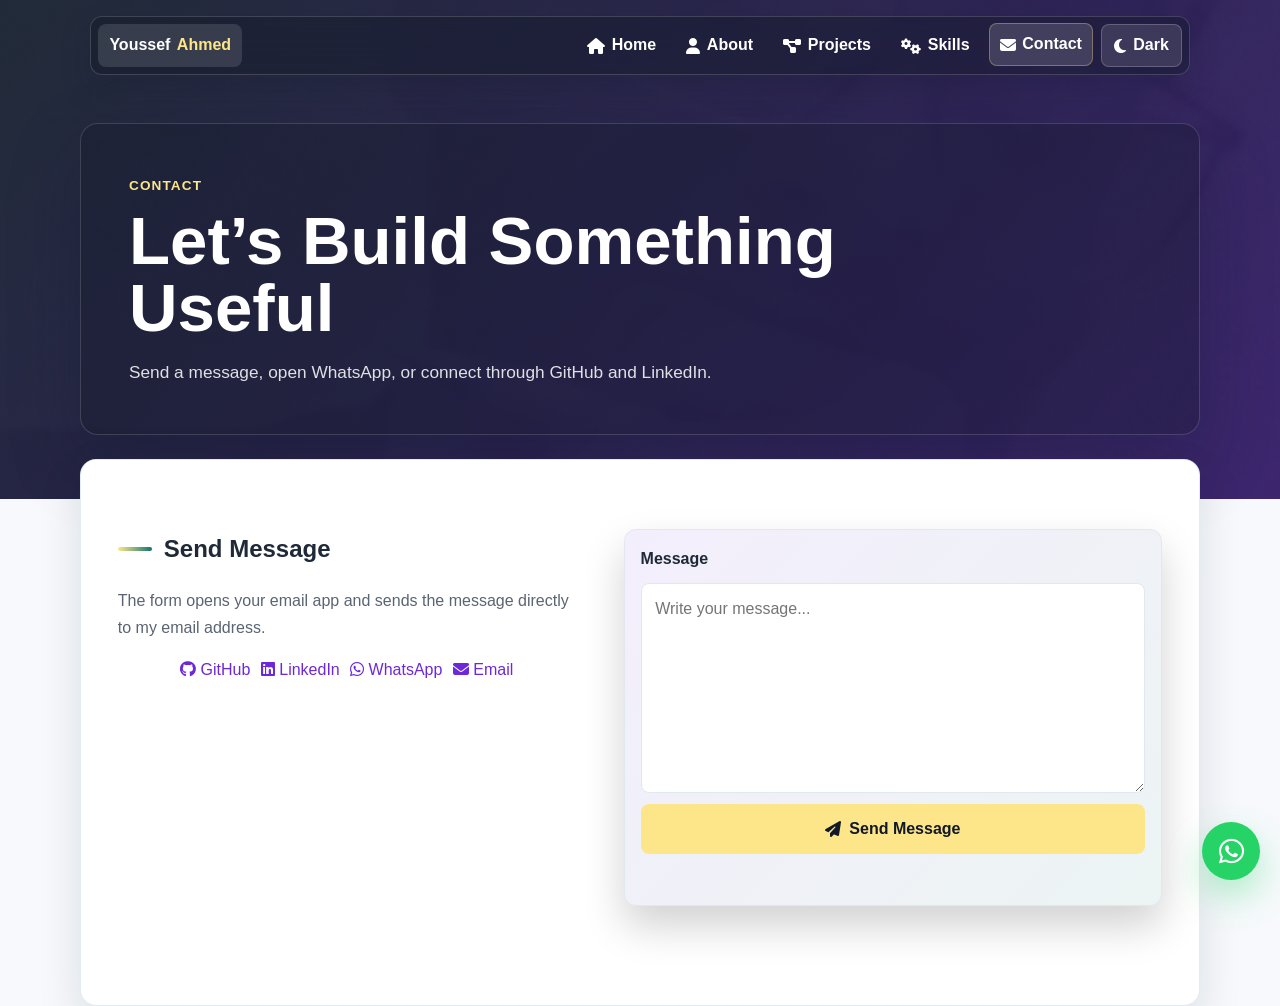
<file: contact.html>
<!DOCTYPE html>
<html lang="en">
<head>
    <meta charset="UTF-8">
    <meta name="viewport" content="width=device-width, initial-scale=1.0">
    <title>Contact - Youssef Ahmed</title>
    <link rel="icon" type="image/png" href="images/mylaravel.ico">
    <script>
        const savedTheme = localStorage.getItem("theme");
        const systemDark = window.matchMedia("(prefers-color-scheme: dark)").matches;
        document.documentElement.dataset.theme = savedTheme || (systemDark ? "dark" : "light");
    </script>
    <link rel="stylesheet" href="style.css">
    <link rel="stylesheet" href="https://cdnjs.cloudflare.com/ajax/libs/font-awesome/6.5.0/css/all.min.css"/>
</head>
<body>
<a class="skip-link" href="#main-content">Skip to content</a>
<header class="page-header">
    <nav>
        <a href="index.html" class="nav-brand" aria-label="Youssef Ahmed home">Youssef<span>Ahmed</span></a>
        <a href="index.html"><i class="fas fa-house"></i> Home</a>
        <a href="index.html#about"><i class="fas fa-user"></i> About</a>
        <a href="projects.html"><i class="fas fa-project-diagram"></i> Projects</a>
        <a href="skills.html"><i class="fas fa-cogs"></i> Skills</a>
        <a href="contact.html" aria-current="page"><i class="fas fa-envelope"></i> Contact</a>
        <button class="theme-toggle" type="button" aria-label="Switch to dark mode" aria-pressed="false">
            <i class="fas fa-moon"></i>
            <span>Dark</span>
        </button>
    </nav>
    <section class="page-hero">
        <p class="eyebrow">Contact</p>
        <h1>Let’s Build Something Useful</h1>
        <p>Send a message, open WhatsApp, or connect through GitHub and LinkedIn.</p>
    </section>
</header>
<main id="main-content" class="page-main" role="main">
    <section class="contact-page-panel">
        <div class="contact-layout">
            <div class="contact-copy">
                <h2>Send Message</h2>
                <p>The form opens your email app and sends the message directly to my email address.</p>
                <div class="footer-links">
                    <a href="https://github.com/youssef-ahmed-cs" target="_blank"><i class="fab fa-github"></i> GitHub</a>
                    <a href="https://linkedin.com/in/youssef-ahmed-cs" target="_blank"><i class="fab fa-linkedin"></i> LinkedIn</a>
                    <a href="https://wa.me/201277672245" target="_blank"><i class="fab fa-whatsapp"></i> WhatsApp</a>
                    <a href="mailto:youssef.ahmed.fci@gmail.com" target="_blank"><i class="fas fa-envelope"></i> Email</a>
                </div>
            </div>
            <form class="contact-form" data-email="youssef.ahmed.fci@gmail.com">
                <label for="message-body">Message</label>
                <textarea id="message-body" name="message" rows="7" placeholder="Write your message..." required></textarea>
                <button type="submit" class="btn-send"><i class="fas fa-paper-plane"></i> Send Message</button>
                <p class="form-status" role="status" aria-live="polite"></p>
            </form>
        </div>
    </section>
</main>
<a class="whatsapp-float" href="https://wa.me/201277672245" target="_blank" aria-label="Chat on WhatsApp">
    <i class="fab fa-whatsapp"></i>
</a>
<script src="script.js"></script>
</body>
</html>
</file>
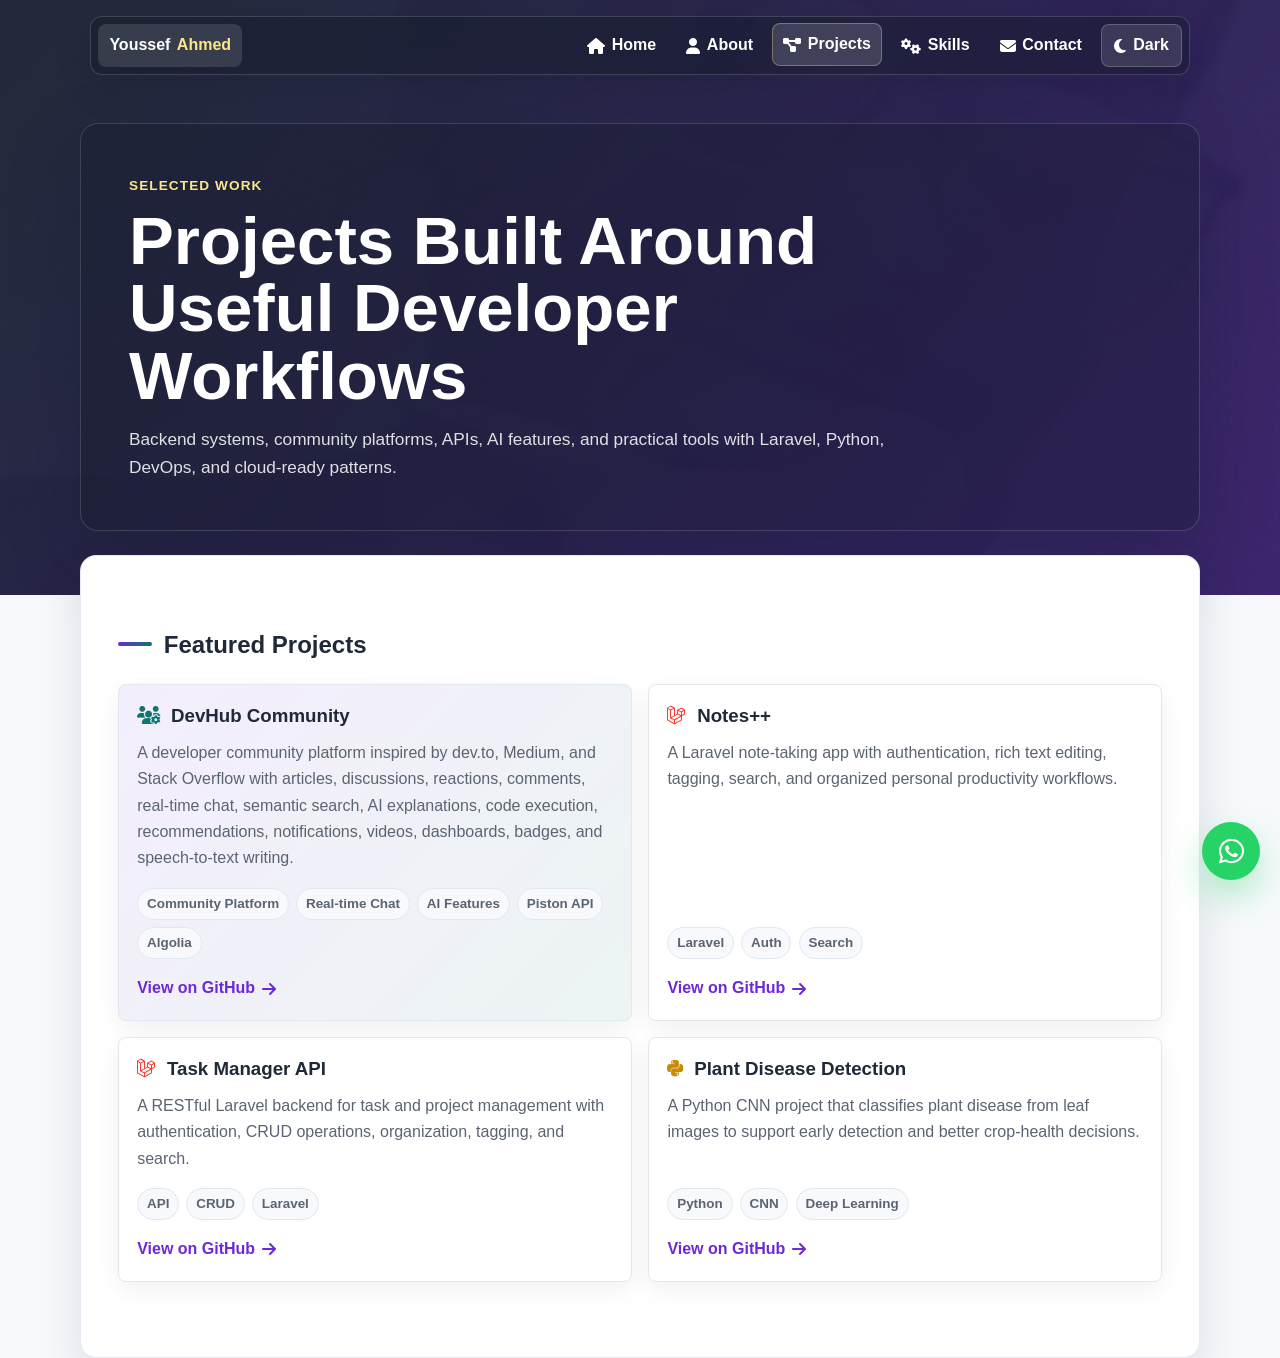
<file: projects.html>
<!DOCTYPE html>
<html lang="en">
<head>
    <meta charset="UTF-8">
    <meta name="viewport" content="width=device-width, initial-scale=1.0">
    <title>Projects - Youssef Ahmed</title>
    <!-- <link rel="icon" type="image/png" href="images/mylaravel.ico"> -->
    <script>
        const savedTheme = localStorage.getItem("theme");
        const systemDark = window.matchMedia("(prefers-color-scheme: dark)").matches;
        document.documentElement.dataset.theme = savedTheme || (systemDark ? "dark" : "light");
    </script>
    <link rel="stylesheet" href="style.css">
    <link rel="stylesheet" href="https://cdnjs.cloudflare.com/ajax/libs/font-awesome/6.5.0/css/all.min.css"/>
</head>
<body>
<a class="skip-link" href="#main-content">Skip to content</a>
<header class="page-header">
    <nav>
        <a href="index.html" class="nav-brand" aria-label="Youssef Ahmed home">Youssef<span>Ahmed</span></a>
        <a href="index.html"><i class="fas fa-house"></i> Home</a>
        <a href="index.html#about"><i class="fas fa-user"></i> About</a>
        <a href="projects.html" aria-current="page"><i class="fas fa-project-diagram"></i> Projects</a>
        <a href="skills.html"><i class="fas fa-cogs"></i> Skills</a>
        <a href="contact.html"><i class="fas fa-envelope"></i> Contact</a>
        <button class="theme-toggle" type="button" aria-label="Switch to dark mode" aria-pressed="false">
            <i class="fas fa-moon"></i>
            <span>Dark</span>
        </button>
    </nav>
    <section class="page-hero">
        <p class="eyebrow">Selected Work</p>
        <h1>Projects Built Around Useful Developer Workflows</h1>
        <p>Backend systems, community platforms, APIs, AI features, and practical tools with Laravel, Python, DevOps, and cloud-ready patterns.</p>
    </section>
</header>
<main id="main-content" class="page-main" role="main">
    <section>
        <h2>Featured Projects</h2>
        <div class="project-grid">
            <article class="project-card featured-project">
                <h3><i class="fas fa-users-gear"></i> DevHub Community</h3>
                <p>A developer community platform inspired by dev.to, Medium, and Stack Overflow with articles, discussions, reactions, comments, real-time chat, semantic search, AI explanations, code execution, recommendations, notifications, videos, dashboards, badges, and speech-to-text writing.</p>
                <div class="chip-row">
                    <span>Community Platform</span>
                    <span>Real-time Chat</span>
                    <span>AI Features</span>
                    <span>Piston API</span>
                    <span>Algolia</span>
                </div>
                <a href="https://github.com/devhub-platform/backend-development" target="_blank" class="card-link">View on GitHub <i class="fas fa-arrow-right"></i></a>
            </article>
            <article class="project-card">
                <h3><i class="fab fa-laravel"></i> Notes++</h3>
                <p>A Laravel note-taking app with authentication, rich text editing, tagging, search, and organized personal productivity workflows.</p>
                <div class="chip-row">
                    <span>Laravel</span>
                    <span>Auth</span>
                    <span>Search</span>
                </div>
                <a href="https://github.com/youssef-ahmed-cs/Notes-App-Laravel" target="_blank" class="card-link">View on GitHub <i class="fas fa-arrow-right"></i></a>
            </article>
            <article class="project-card">
                <h3><i class="fab fa-laravel"></i> Task Manager API</h3>
                <p>A RESTful Laravel backend for task and project management with authentication, CRUD operations, organization, tagging, and search.</p>
                <div class="chip-row">
                    <span>API</span>
                    <span>CRUD</span>
                    <span>Laravel</span>
                </div>
                <a href="https://github.com/youssef-ahmed-cs/Task-Manager-Laravel" target="_blank" class="card-link">View on GitHub <i class="fas fa-arrow-right"></i></a>
            </article>
            <article class="project-card">
                <h3><i class="fab fa-python"></i> Plant Disease Detection</h3>
                <p>A Python CNN project that classifies plant disease from leaf images to support early detection and better crop-health decisions.</p>
                <div class="chip-row">
                    <span>Python</span>
                    <span>CNN</span>
                    <span>Deep Learning</span>
                </div>
                <a href="https://github.com/youssef-ahmed-cs/plant_disease_detection-main" target="_blank" class="card-link">View on GitHub <i class="fas fa-arrow-right"></i></a>
            </article>
        </div>
    </section>
</main>
<a class="whatsapp-float" href="https://wa.me/201277672245" target="_blank" aria-label="Chat on WhatsApp">
    <i class="fab fa-whatsapp"></i>
</a>
<script src="script.js"></script>
</body>
</html>
</file>
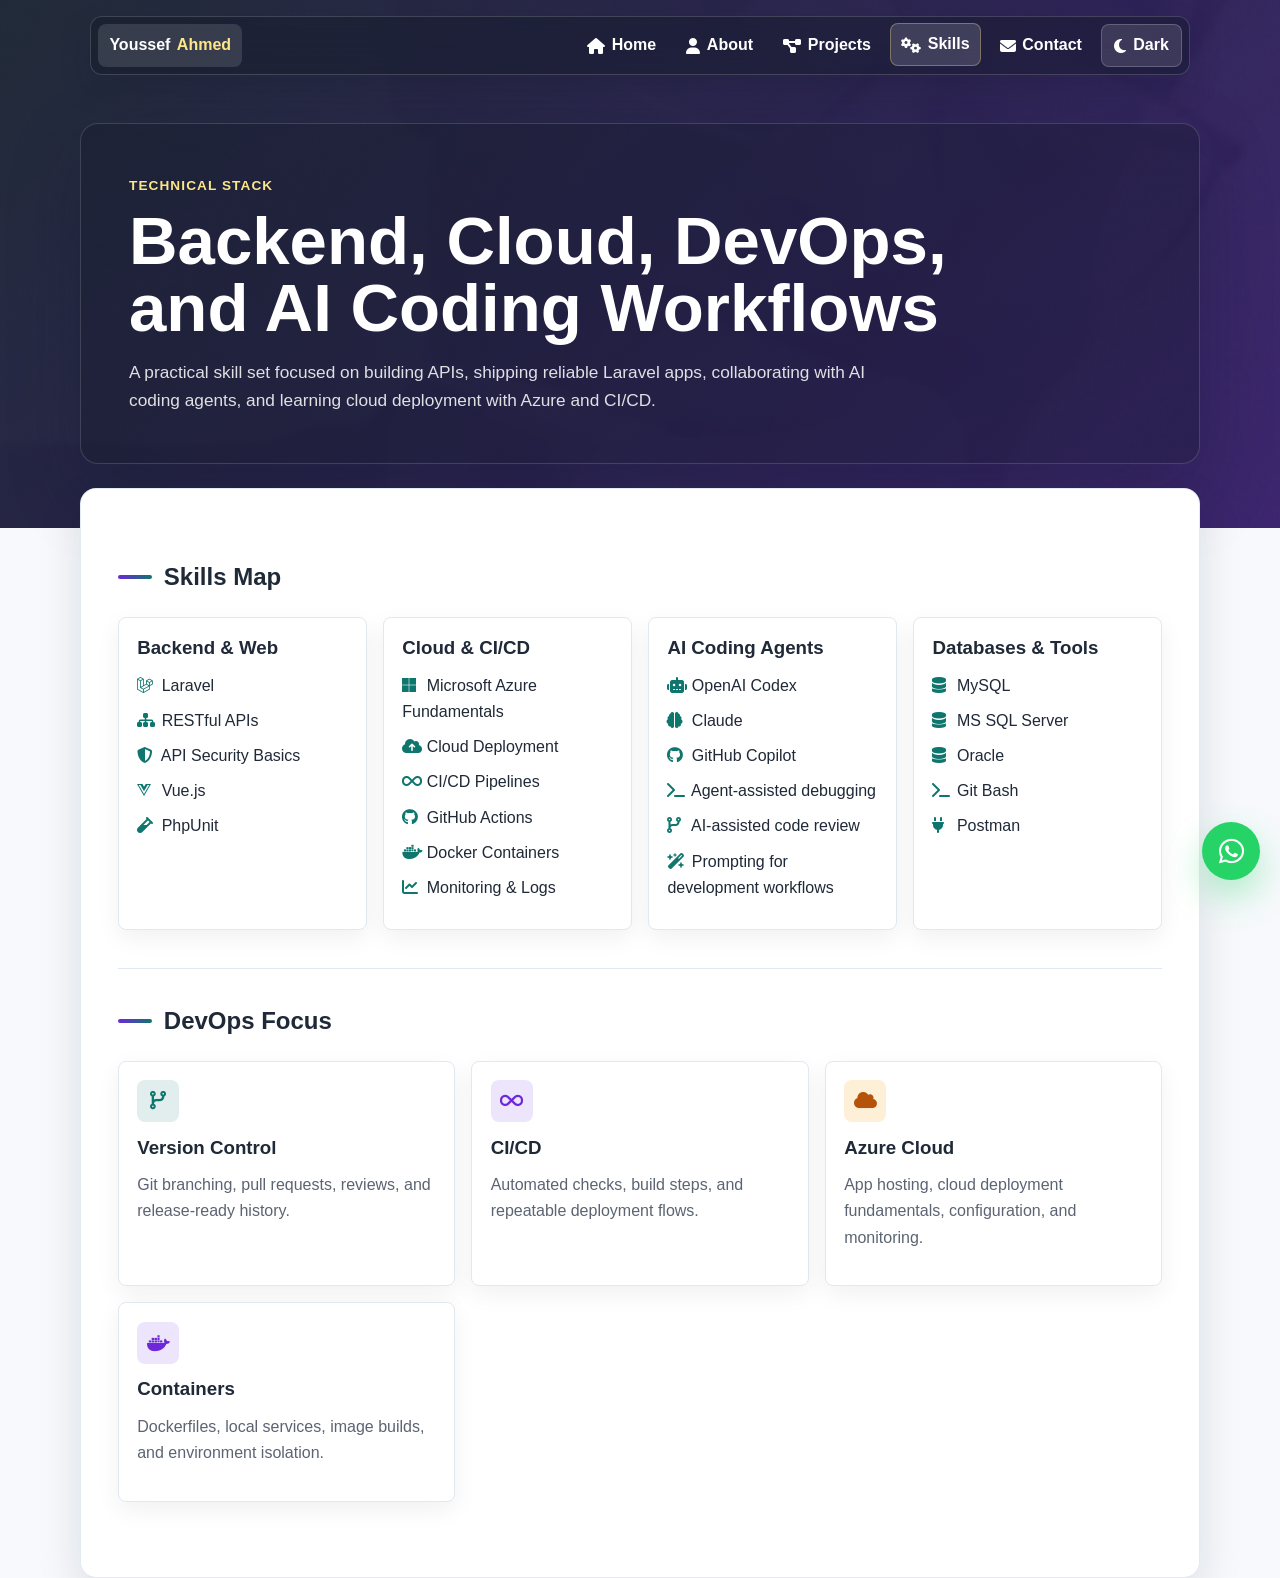
<file: skills.html>
<!DOCTYPE html>
<html lang="en">
<head>
    <meta charset="UTF-8">
    <meta name="viewport" content="width=device-width, initial-scale=1.0">
    <title>Skills - Youssef Ahmed</title>
    <link rel="icon" type="image/png" href="images/mylaravel.ico">
    <script>
        const savedTheme = localStorage.getItem("theme");
        const systemDark = window.matchMedia("(prefers-color-scheme: dark)").matches;
        document.documentElement.dataset.theme = savedTheme || (systemDark ? "dark" : "light");
    </script>
    <link rel="stylesheet" href="style.css">
    <link rel="stylesheet" href="https://cdnjs.cloudflare.com/ajax/libs/font-awesome/6.5.0/css/all.min.css"/>
</head>
<body>
<a class="skip-link" href="#main-content">Skip to content</a>
<header class="page-header">
    <nav>
        <a href="index.html" class="nav-brand" aria-label="Youssef Ahmed home">Youssef<span>Ahmed</span></a>
        <a href="index.html"><i class="fas fa-house"></i> Home</a>
        <a href="index.html#about"><i class="fas fa-user"></i> About</a>
        <a href="projects.html"><i class="fas fa-project-diagram"></i> Projects</a>
        <a href="skills.html" aria-current="page"><i class="fas fa-cogs"></i> Skills</a>
        <a href="contact.html"><i class="fas fa-envelope"></i> Contact</a>
        <button class="theme-toggle" type="button" aria-label="Switch to dark mode" aria-pressed="false">
            <i class="fas fa-moon"></i>
            <span>Dark</span>
        </button>
    </nav>
    <section class="page-hero">
        <p class="eyebrow">Technical Stack</p>
        <h1>Backend, Cloud, DevOps, and AI Coding Workflows</h1>
        <p>A practical skill set focused on building APIs, shipping reliable Laravel apps, collaborating with AI coding agents, and learning cloud deployment with Azure and CI/CD.</p>
    </section>
</header>
<main id="main-content" class="page-main" role="main">
    <section>
        <h2>Skills Map</h2>
        <div class="flex-sections">
            <section>
                <h3>Backend & Web</h3>
                <ul>
                    <li><i class="fab fa-laravel"></i> Laravel</li>
                    <li><i class="fas fa-sitemap"></i> RESTful APIs</li>
                    <li><i class="fas fa-shield-alt"></i> API Security Basics</li>
                    <li><i class="fab fa-vuejs"></i> Vue.js</li>
                    <li><i class="fas fa-vial"></i> PhpUnit</li>
                </ul>
            </section>
            <section>
                <h3>Cloud & CI/CD</h3>
                <ul>
                    <li><i class="fab fa-microsoft"></i> Microsoft Azure Fundamentals</li>
                    <li><i class="fas fa-cloud-upload-alt"></i> Cloud Deployment</li>
                    <li><i class="fas fa-infinity"></i> CI/CD Pipelines</li>
                    <li><i class="fab fa-github"></i> GitHub Actions</li>
                    <li><i class="fab fa-docker"></i> Docker Containers</li>
                    <li><i class="fas fa-chart-line"></i> Monitoring & Logs</li>
                </ul>
            </section>
            <section>
                <h3>AI Coding Agents</h3>
                <ul>
                    <li><i class="fas fa-robot"></i> OpenAI Codex</li>
                    <li><i class="fas fa-brain"></i> Claude</li>
                    <li><i class="fab fa-github"></i> GitHub Copilot</li>
                    <li><i class="fas fa-terminal"></i> Agent-assisted debugging</li>
                    <li><i class="fas fa-code-branch"></i> AI-assisted code review</li>
                    <li><i class="fas fa-wand-magic-sparkles"></i> Prompting for development workflows</li>
                </ul>
            </section>
            <section>
                <h3>Databases & Tools</h3>
                <ul>
                    <li><i class="fas fa-database"></i> MySQL</li>
                    <li><i class="fas fa-database"></i> MS SQL Server</li>
                    <li><i class="fas fa-database"></i> Oracle</li>
                    <li><i class="fas fa-terminal"></i> Git Bash</li>
                    <li><i class="fas fa-plug"></i> Postman</li>
                </ul>
            </section>
        </div>
    </section>
    <section>
        <h2>DevOps Focus</h2>
        <div class="topic-grid">
            <article class="topic-card"><i class="fas fa-code-branch"></i><h3>Version Control</h3><p>Git branching, pull requests, reviews, and release-ready history.</p></article>
            <article class="topic-card"><i class="fas fa-infinity"></i><h3>CI/CD</h3><p>Automated checks, build steps, and repeatable deployment flows.</p></article>
            <article class="topic-card"><i class="fas fa-cloud"></i><h3>Azure Cloud</h3><p>App hosting, cloud deployment fundamentals, configuration, and monitoring.</p></article>
            <article class="topic-card"><i class="fab fa-docker"></i><h3>Containers</h3><p>Dockerfiles, local services, image builds, and environment isolation.</p></article>
        </div>
    </section>
</main>
<a class="whatsapp-float" href="https://wa.me/201277672245" target="_blank" aria-label="Chat on WhatsApp">
    <i class="fab fa-whatsapp"></i>
</a>
<script src="script.js"></script>
</body>
</html>
</file>
<file: style.css>
:root {
    --ink: #1f2937;
    --muted: #5b6472;
    --paper: #ffffff;
    --surface: #f7f9fc;
    --line: #e2e8f0;
    --field: #ffffff;
    --primary: #6d28d9;
    --primary-dark: #4c1d95;
    --accent: #0f766e;
    --warm: #f59e0b;
    --shadow: 0 18px 45px rgba(15, 23, 42, 0.12);
    --motion-fast: 180ms;
    --motion-medium: 360ms;
    --motion-slow: 700ms;
}

[data-theme="dark"] {
    --ink: #f8fafc;
    --muted: #cbd5e1;
    --paper: #111827;
    --surface: #0b1120;
    --line: #334155;
    --field: #172033;
    --primary: #a78bfa;
    --primary-dark: #c4b5fd;
    --accent: #5eead4;
    --warm: #fbbf24;
    --shadow: 0 18px 45px rgba(0, 0, 0, 0.35);
    color-scheme: dark;
}

* {
    box-sizing: border-box;
}

html {
    scroll-behavior: smooth;
}

body {
    font-family: "Segoe UI", Arial, sans-serif;
    background: var(--surface);
    color: var(--ink);
    margin: 0;
    line-height: 1.65;
    transition: background var(--motion-medium) ease, color var(--motion-medium) ease;
}

img,
video {
    max-width: 100%;
    height: auto;
}

:focus-visible {
    outline: 3px solid var(--warm);
    outline-offset: 3px;
}

.skip-link {
    position: fixed;
    top: 0.75rem;
    left: 0.75rem;
    z-index: 100;
    padding: 0.65rem 0.9rem;
    border-radius: 8px;
    background: var(--warm);
    color: #111827;
    font-weight: 900;
    transform: translateY(-140%);
    transition: transform var(--motion-fast) ease;
}

.skip-link:focus {
    transform: translateY(0);
}

::selection {
    background: rgba(109, 40, 217, 0.9);
    color: #fff;
}

[data-theme="dark"] ::selection {
    background: rgba(94, 234, 212, 0.85);
    color: #0b1120;
}

@keyframes fadeSlideUp {
    from {
        opacity: 0;
        transform: translateY(24px);
    }

    to {
        opacity: 1;
        transform: translateY(0);
    }
}

@keyframes fadeSlideLeft {
    from {
        opacity: 0;
        transform: translateX(-24px);
    }

    to {
        opacity: 1;
        transform: translateX(0);
    }
}

@keyframes floatPhoto {
    0%,
    100% {
        transform: translateY(0);
    }

    50% {
        transform: translateY(-8px);
    }
}

@keyframes glowPulse {
    0%,
    100% {
        box-shadow: 0 20px 55px rgba(0, 0, 0, 0.38);
    }

    50% {
        box-shadow: 0 24px 68px rgba(109, 40, 217, 0.34);
    }
}

@keyframes gradientShift {
    0% {
        background-position: 0% 50%;
    }

    50% {
        background-position: 100% 50%;
    }

    100% {
        background-position: 0% 50%;
    }
}

a {
    color: var(--primary);
    text-decoration: none;
    transition: color 0.2s ease, background 0.2s ease, transform 0.2s ease;
}

a:hover,
a:focus {
    color: var(--primary-dark);
    text-decoration: underline;
    outline: none;
}

header {
    background:
        linear-gradient(135deg, rgba(31, 41, 55, 0.96), rgba(76, 29, 149, 0.9)),
        url("images/myimage.jpg") center/cover;
    background-size: 160% 160%, cover;
    color: #fff;
    padding: 1rem clamp(1rem, 4vw, 3rem) 5rem;
    animation: gradientShift 14s ease infinite;
}

.page-header {
    padding-bottom: 4rem;
}

.page-hero {
    width: min(1120px, 100%);
    margin: 0 auto;
    padding: clamp(1.25rem, 4vw, 3rem);
    border: 1px solid rgba(255, 255, 255, 0.15);
    border-radius: 18px;
    background: rgba(17, 24, 39, 0.32);
    box-shadow: 0 28px 70px rgba(15, 23, 42, 0.28);
    animation: fadeSlideUp 800ms ease 100ms both;
}

.page-hero h1 {
    max-width: 850px;
    margin: 0 0 1rem;
    color: #fff;
    font-size: clamp(2.2rem, 6vw, 4.2rem);
    line-height: 1;
}

.page-hero p:not(.eyebrow) {
    max-width: 760px;
    margin: 0;
    color: rgba(255, 255, 255, 0.86);
    font-size: 1.08rem;
}

nav {
    position: sticky;
    top: 0.75rem;
    z-index: 10;
    display: flex;
    justify-content: center;
    flex-wrap: wrap;
    gap: 0.5rem;
    max-width: 1100px;
    margin: 0 auto 3rem;
    padding: 0.45rem;
    border: 1px solid rgba(255, 255, 255, 0.16);
    border-radius: 12px;
    background: rgba(17, 24, 39, 0.42);
    backdrop-filter: blur(14px);
    box-shadow: 0 14px 32px rgba(15, 23, 42, 0.18);
    animation: fadeSlideUp var(--motion-slow) ease both;
}

.nav-brand {
    margin-right: auto;
    background: rgba(255, 255, 255, 0.12);
    letter-spacing: 0;
    font-weight: 900;
}

.nav-brand span {
    color: #fde68a;
}

nav a {
    color: #fff;
    display: inline-flex;
    align-items: center;
    gap: 0.4rem;
    padding: 0.45rem 0.7rem;
    border-radius: 8px;
    font-weight: 600;
    white-space: nowrap;
    transition: background var(--motion-fast) ease, transform var(--motion-fast) ease, color var(--motion-fast) ease;
}

.theme-toggle {
    display: inline-flex;
    align-items: center;
    gap: 0.45rem;
    min-height: 38px;
    padding: 0.45rem 0.75rem;
    border: 1px solid rgba(255, 255, 255, 0.2);
    border-radius: 8px;
    background: rgba(255, 255, 255, 0.12);
    color: #fff;
    cursor: pointer;
    font: inherit;
    font-weight: 800;
    transition: background var(--motion-fast) ease, transform var(--motion-fast) ease, color var(--motion-fast) ease;
}

.theme-toggle i {
    transition: transform var(--motion-medium) ease;
}

nav a:hover,
nav a:focus,
nav a[aria-current="page"],
.theme-toggle:hover,
.theme-toggle:focus {
    background: rgba(255, 255, 255, 0.14);
    color: #fff;
    text-decoration: none;
    transform: translateY(-1px);
    outline: none;
}

nav a[aria-current="page"] {
    box-shadow: inset 0 0 0 1px rgba(253, 230, 138, 0.32);
}

.theme-toggle:hover i,
.theme-toggle:focus i {
    transform: rotate(22deg) scale(1.12);
}

.profile-header {
    display: grid;
    grid-template-columns: minmax(180px, 260px) minmax(0, 720px);
    align-items: center;
    justify-content: center;
    gap: clamp(1.5rem, 4vw, 3rem);
    max-width: 1120px;
    margin: 0 auto;
    padding: clamp(1rem, 3vw, 2rem);
    border: 1px solid rgba(255, 255, 255, 0.15);
    border-radius: 18px;
    background: rgba(17, 24, 39, 0.32);
    box-shadow: 0 28px 70px rgba(15, 23, 42, 0.28);
    animation: fadeSlideUp 800ms ease 100ms both;
}

.profile-header img {
    width: clamp(150px, 20vw, 220px);
    height: clamp(150px, 20vw, 220px);
    border-radius: 50%;
    object-fit: cover;
    background-color: #111827;
    padding: 7px;
    border: 3px solid rgba(255, 255, 255, 0.9);
    box-shadow: 0 20px 55px rgba(0, 0, 0, 0.38);
    animation: floatPhoto 5s ease-in-out infinite, glowPulse 5s ease-in-out infinite;
    transition: transform var(--motion-medium) ease, box-shadow var(--motion-medium) ease;
}

.profile-header img:hover {
    animation-play-state: paused;
    transform: translateY(-8px) scale(1.04) rotate(-1deg);
    box-shadow: 0 26px 70px rgba(15, 23, 42, 0.48);
}

.profile-info {
    max-width: 680px;
}

.eyebrow {
    display: inline-flex;
    margin: 0 0 0.6rem;
    color: #fde68a;
    font-size: 0.85rem;
    font-weight: 800;
    letter-spacing: 0.08em;
    text-transform: uppercase;
    animation: fadeSlideLeft 650ms ease 250ms both;
}

.profile-info h1 {
    font-size: clamp(2.4rem, 7vw, 4.8rem);
    line-height: 0.95;
    margin: 0 0 1rem;
    animation: fadeSlideUp 700ms ease 320ms both;
}

.profile-info p {
    margin: 0 0 0.7rem;
    color: rgba(255, 255, 255, 0.88);
    font-size: 1.08rem;
    max-width: 58ch;
    animation: fadeSlideUp 700ms ease 400ms both;
}

.profile-info h1,
.profile-info p,
h2,
h3,
p,
li,
a {
    overflow-wrap: anywhere;
}

.profile-info a {
    color: #fde68a;
    font-weight: 700;
}

.profile-actions {
    display: flex;
    flex-wrap: wrap;
    gap: 0.8rem;
    margin-top: 1.4rem;
    animation: fadeSlideUp 700ms ease 520ms both;
}

.profile-highlights {
    display: grid;
    grid-template-columns: repeat(3, minmax(0, 1fr));
    gap: 0.75rem;
    margin-top: 1.5rem;
    animation: fadeSlideUp 700ms ease 620ms both;
}

.profile-highlights span {
    display: grid;
    gap: 0.2rem;
    padding: 0.8rem;
    min-height: 74px;
    border: 1px solid rgba(255, 255, 255, 0.16);
    border-radius: 10px;
    background: rgba(255, 255, 255, 0.08);
    color: rgba(255, 255, 255, 0.78);
    font-size: 0.9rem;
    transition: transform var(--motion-medium) ease, background var(--motion-medium) ease, border-color var(--motion-medium) ease;
}

.profile-highlights span:hover {
    transform: translateY(-5px);
    border-color: rgba(253, 230, 138, 0.5);
    background: rgba(255, 255, 255, 0.13);
}

.profile-highlights strong {
    color: #fff;
    font-size: 1.02rem;
}

.btn-cv,
.btn-secondary {
    display: inline-flex;
    align-items: center;
    justify-content: center;
    gap: 0.5rem;
    min-height: 46px;
    padding: 0.75rem 1rem;
    border-radius: 8px;
    font-weight: 800;
    text-decoration: none;
    transition: transform var(--motion-fast) ease, box-shadow var(--motion-fast) ease, background var(--motion-fast) ease;
}

.btn-cv {
    background: #fff;
    color: var(--primary-dark);
    box-shadow: 0 12px 28px rgba(15, 23, 42, 0.22);
}

.btn-secondary {
    color: #fff;
    border: 1px solid rgba(255, 255, 255, 0.5);
}

.btn-cv:hover,
.btn-secondary:hover {
    transform: translateY(-3px);
    text-decoration: none;
}

.sponsor-button {
    align-self: center;
    border: 0;
    border-radius: 6px;
    color-scheme: light;
}

main {
    width: min(1120px, calc(100% - 2rem));
    margin: -3rem auto 0;
    padding: clamp(1.25rem, 3vw, 2.3rem);
    background: var(--paper);
    border: 1px solid rgba(226, 232, 240, 0.9);
    border-radius: 16px;
    box-shadow: var(--shadow);
    animation: fadeSlideUp 850ms ease 240ms both;
}

.overview-strip {
    display: grid;
    grid-template-columns: repeat(3, minmax(0, 1fr));
    gap: 1rem;
    padding-top: 0;
}

.overview-card {
    position: relative;
    display: grid;
    gap: 0.35rem;
    min-height: 132px;
    padding: 1rem;
    border: 1px solid var(--line);
    border-radius: 10px;
    background: linear-gradient(135deg, rgba(109, 40, 217, 0.08), rgba(15, 118, 110, 0.08)), var(--paper);
    color: var(--ink);
    overflow: hidden;
    box-shadow: 0 10px 28px rgba(15, 23, 42, 0.06);
}

.overview-card::after {
    content: "";
    position: absolute;
    inset: auto -10% -45% 45%;
    height: 120px;
    border-radius: 999px;
    background: rgba(15, 118, 110, 0.1);
    transform: rotate(-12deg);
    transition: transform var(--motion-medium) ease;
}

.overview-card i {
    display: inline-grid;
    place-items: center;
    width: 42px;
    height: 42px;
    border-radius: 10px;
    background: rgba(109, 40, 217, 0.12);
    color: var(--primary);
    font-size: 1.1rem;
}

.overview-card span {
    color: var(--muted);
    font-weight: 800;
}

.overview-card strong {
    max-width: 18ch;
    font-size: 1.12rem;
    line-height: 1.25;
}

.overview-card:hover,
.overview-card:focus {
    color: var(--ink);
    text-decoration: none;
    transform: translateY(-6px);
    border-color: rgba(15, 118, 110, 0.45);
}

.overview-card:hover::after,
.overview-card:focus::after {
    transform: rotate(-8deg) translateY(-10px);
}

.page-main {
    margin-top: -2.5rem;
}

main > section {
    padding: 2rem 0 2.4rem;
    border-bottom: 1px solid var(--line);
    scroll-margin-top: 6rem;
}

main > section:last-child {
    border-bottom: 0;
}

h2 {
    display: flex;
    align-items: center;
    gap: 0.75rem;
    color: var(--ink);
    font-size: 1.5rem;
    margin: 0 0 1.25rem;
    padding-bottom: 0;
    border-bottom: 0;
}

h2::before {
    content: "";
    width: 34px;
    height: 4px;
    border-radius: 999px;
    background: linear-gradient(90deg, var(--primary), var(--accent));
    transition: width var(--motion-medium) ease;
}

section:hover h2::before,
footer:hover h2::before {
    width: 52px;
}

h3 {
    margin: 0 0 0.75rem;
    color: var(--ink);
    line-height: 1.3;
}

p {
    margin-top: 0;
}

.section-intro {
    max-width: 74ch;
    margin-bottom: 1.2rem;
    color: var(--muted);
    font-size: 1.03rem;
}

ul {
    list-style: none;
    padding-left: 0;
    margin: 0;
}

ul li {
    margin-bottom: 0.55rem;
}

ul li i {
    color: var(--accent);
    min-width: 20px;
}

#about ul {
    display: grid;
    grid-template-columns: repeat(auto-fit, minmax(280px, 1fr));
    gap: 0.6rem 1.2rem;
}

#about li {
    padding: 0.75rem;
    background: var(--surface);
    border: 1px solid var(--line);
    border-radius: 8px;
}

#work-experience h3 {
    color: var(--primary-dark);
}

#work-experience p {
    color: var(--muted);
    max-width: 80ch;
}

.timeline {
    position: relative;
    display: grid;
    gap: 1rem;
    padding-left: 1.5rem;
}

.timeline::before {
    content: "";
    position: absolute;
    left: 0.43rem;
    top: 0.5rem;
    bottom: 0.5rem;
    width: 2px;
    background: linear-gradient(var(--primary), var(--accent));
}

.experience-item {
    position: relative;
    padding: 1rem 1rem 1rem 1.15rem;
    border: 1px solid var(--line);
    border-radius: 8px;
    background: linear-gradient(135deg, var(--paper), var(--surface));
}

.experience-item p {
    margin-bottom: 0;
}

.timeline-dot {
    position: absolute;
    left: -1.42rem;
    top: 1.35rem;
    width: 0.8rem;
    height: 0.8rem;
    border: 3px solid #fff;
    border-radius: 50%;
    background: var(--accent);
    box-shadow: 0 0 0 3px rgba(15, 118, 110, 0.15);
    transition: transform var(--motion-medium) ease, box-shadow var(--motion-medium) ease;
}

.experience-item:hover .timeline-dot {
    transform: scale(1.2);
    box-shadow: 0 0 0 6px rgba(15, 118, 110, 0.14);
}

.project-grid,
.topic-grid {
    display: grid;
    grid-template-columns: repeat(auto-fit, minmax(250px, 1fr));
    gap: 1rem;
}

.project-grid {
    grid-template-columns: repeat(2, minmax(0, 1fr));
}

.project-card,
.topic-card,
.flex-sections > section,
.overview-card {
    position: relative;
    overflow: hidden;
    background: var(--paper);
    border: 1px solid var(--line);
    border-radius: 8px;
    padding: 1.15rem;
    box-shadow: 0 8px 24px rgba(15, 23, 42, 0.06);
    transition: transform var(--motion-medium) ease, box-shadow var(--motion-medium) ease, border-color var(--motion-medium) ease;
}

.project-card {
    display: flex;
    flex-direction: column;
}

.project-card::after,
.topic-card::after,
.flex-sections > section::after {
    content: "";
    position: absolute;
    inset: 0;
    border-top: 3px solid transparent;
    border-image: linear-gradient(90deg, var(--primary), var(--accent), var(--warm)) 1;
    opacity: 0;
    transition: opacity var(--motion-medium) ease;
    pointer-events: none;
}

.project-card:hover,
.topic-card:hover,
.flex-sections > section:hover {
    transform: translateY(-7px);
    border-color: rgba(15, 118, 110, 0.45);
    box-shadow: 0 14px 32px rgba(15, 23, 42, 0.1);
}

.project-card:hover::after,
.topic-card:hover::after,
.flex-sections > section:hover::after {
    opacity: 1;
}

.project-card p,
.topic-card p {
    color: var(--muted);
    margin-bottom: 1rem;
}

.project-card h3 i {
    color: #ff2d20;
    margin-right: 0.35rem;
}

.project-card h3 .fa-python {
    color: #ca8a04;
}

.project-card h3 .fa-users-gear {
    color: var(--accent);
}

.featured-project {
    background: linear-gradient(135deg, rgba(109, 40, 217, 0.08), rgba(15, 118, 110, 0.08)), var(--paper);
}

.chip-row {
    display: flex;
    flex-wrap: wrap;
    gap: 0.45rem;
    margin-top: auto;
}

.chip-row span {
    display: inline-flex;
    align-items: center;
    min-height: 28px;
    padding: 0.25rem 0.55rem;
    border-radius: 999px;
    background: var(--surface);
    border: 1px solid var(--line);
    color: var(--muted);
    font-size: 0.84rem;
    font-weight: 700;
}

.card-link {
    display: inline-flex;
    align-items: center;
    gap: 0.4rem;
    margin-top: 1rem;
    font-weight: 800;
}

.card-link i {
    transition: transform var(--motion-fast) ease;
}

.card-link:hover i,
.card-link:focus i {
    transform: translateX(4px);
}

.topic-card i {
    display: inline-grid;
    place-items: center;
    width: 42px;
    height: 42px;
    margin-bottom: 0.85rem;
    border-radius: 8px;
    background: rgba(15, 118, 110, 0.12);
    color: var(--accent);
    font-size: 1.15rem;
    transition: transform var(--motion-medium) ease, background var(--motion-medium) ease;
}

.topic-card:hover > i {
    transform: translateY(-3px) rotate(-4deg) scale(1.08);
}

.topic-card:nth-child(2n) i {
    background: rgba(109, 40, 217, 0.12);
    color: var(--primary);
}

.topic-card:nth-child(3n) i {
    background: rgba(245, 158, 11, 0.16);
    color: #b45309;
}

.flex-sections {
    display: grid;
    grid-template-columns: repeat(auto-fit, minmax(230px, 1fr));
    gap: 1rem;
}

#skills li,
#tools li {
    display: flex;
    align-items: center;
    gap: 0.5rem;
    padding: 0.35rem 0.45rem;
    border-radius: 6px;
    transition: background var(--motion-fast) ease, transform var(--motion-fast) ease;
}

#skills li:hover,
#tools li:hover {
    background: rgba(15, 118, 110, 0.08);
    transform: translateX(4px);
}

footer {
    background: #111827;
    color: #e5e7eb;
    padding: 3rem 1rem 2rem;
    margin-top: 3rem;
}

.contact-layout {
    display: grid;
    grid-template-columns: minmax(0, 0.85fr) minmax(320px, 1fr);
    gap: clamp(1.5rem, 4vw, 3rem);
    width: min(1120px, 100%);
    margin: 0 auto 1.5rem;
    align-items: start;
}

.contact-copy h2 {
    color: #fff;
}

.contact-copy h2::before {
    background: linear-gradient(90deg, #fde68a, var(--accent));
}

.contact-copy p,
footer > p {
    max-width: 760px;
    margin: 0 0 1rem;
}

.page-main .contact-copy h2 {
    color: var(--ink);
}

.page-main .contact-copy p {
    color: var(--muted);
}

.page-main .contact-form {
    background: linear-gradient(135deg, rgba(109, 40, 217, 0.08), rgba(15, 118, 110, 0.08)), var(--paper);
    border-color: var(--line);
}

.page-main .contact-form label {
    color: var(--ink);
}

.page-main .contact-form input,
.page-main .contact-form textarea {
    background: var(--field);
    border-color: var(--line);
    color: var(--ink);
}

.contact-page-panel {
    border-bottom: 0;
}

footer > p {
    width: min(1120px, 100%);
    margin: 0 auto;
    text-align: center;
}

.contact-form {
    display: grid;
    gap: 0.65rem;
    padding: 1rem;
    border: 1px solid rgba(255, 255, 255, 0.12);
    border-radius: 12px;
    background: rgba(255, 255, 255, 0.06);
    box-shadow: 0 20px 40px rgba(0, 0, 0, 0.18);
    transition: transform var(--motion-medium) ease, box-shadow var(--motion-medium) ease, border-color var(--motion-medium) ease;
}

.contact-form:hover,
.contact-form:focus-within {
    transform: translateY(-4px);
    border-color: rgba(253, 230, 138, 0.35);
    box-shadow: 0 24px 52px rgba(0, 0, 0, 0.24);
}

.contact-form label {
    color: #fff;
    font-weight: 800;
}

.contact-form input,
.contact-form textarea {
    width: 100%;
    border: 1px solid rgba(255, 255, 255, 0.18);
    border-radius: 8px;
    background: rgba(255, 255, 255, 0.95);
    color: #111827;
    font: inherit;
    padding: 0.75rem 0.85rem;
    outline: none;
    transition: border-color var(--motion-fast) ease, box-shadow var(--motion-fast) ease, transform var(--motion-fast) ease;
}

.contact-form textarea {
    resize: vertical;
    min-height: 140px;
}

.contact-form input:focus,
.contact-form textarea:focus {
    border-color: #fde68a;
    box-shadow: 0 0 0 3px rgba(253, 230, 138, 0.22);
    transform: translateY(-2px);
}

.btn-send {
    display: inline-flex;
    align-items: center;
    justify-content: center;
    gap: 0.5rem;
    min-height: 46px;
    padding: 0.75rem 1rem;
    border: 0;
    border-radius: 8px;
    background: #fde68a;
    color: #111827;
    cursor: pointer;
    font: inherit;
    font-weight: 900;
    transition: transform var(--motion-fast) ease, background var(--motion-fast) ease, box-shadow var(--motion-fast) ease;
}

.btn-send:hover,
.btn-send:focus {
    background: #facc15;
    transform: translateY(-3px);
    box-shadow: 0 12px 30px rgba(250, 204, 21, 0.22);
    outline: none;
}

.form-status {
    min-height: 1.5rem;
    margin: 0;
    color: #fde68a;
    font-size: 0.95rem;
}

.footer-links {
    display: flex;
    flex-wrap: wrap;
    justify-content: center;
    gap: 0.65rem;
    margin-bottom: 1rem;
}

footer a {
    color: #fff;
    display: inline-flex;
    align-items: center;
    gap: 0.35rem;
    min-height: 40px;
    padding: 0.45rem 0.75rem;
    border: 1px solid rgba(255, 255, 255, 0.12);
    border-radius: 8px;
    background: rgba(255, 255, 255, 0.05);
    transition: transform var(--motion-fast) ease, color var(--motion-fast) ease, background var(--motion-fast) ease;
}

footer a:hover {
    color: #fde68a;
    text-decoration: none;
    transform: translateY(-2px);
}

.reveal {
    opacity: 0;
    transform: translateY(26px);
    transition: opacity var(--motion-slow) ease, transform var(--motion-slow) ease;
    transition-delay: var(--reveal-delay, 0ms);
}

.reveal.is-visible {
    opacity: 1;
    transform: translateY(0);
}

.project-card.reveal.is-visible:hover,
.topic-card.reveal.is-visible:hover,
.flex-sections > section.reveal.is-visible:hover {
    transform: translateY(-7px);
}

.contact-form.reveal.is-visible:hover,
.contact-form.reveal.is-visible:focus-within {
    transform: translateY(-4px);
}

.whatsapp-float {
    position: fixed;
    right: 1.25rem;
    bottom: 1.25rem;
    z-index: 30;
    display: inline-grid;
    place-items: center;
    width: 58px;
    height: 58px;
    border-radius: 50%;
    background: #25d366;
    color: #fff;
    font-size: 1.8rem;
    box-shadow: 0 16px 35px rgba(37, 211, 102, 0.35);
    text-decoration: none;
    transition: transform var(--motion-fast) ease, box-shadow var(--motion-fast) ease, background var(--motion-fast) ease;
}

.whatsapp-float:hover,
.whatsapp-float:focus {
    background: #1ebe5d;
    color: #fff;
    transform: translateY(-4px) scale(1.04);
    box-shadow: 0 20px 45px rgba(37, 211, 102, 0.45);
    text-decoration: none;
    outline: none;
}

@media (max-width: 980px) {
    header {
        padding-inline: 1rem;
    }

    nav {
        justify-content: flex-start;
        overflow-x: auto;
        flex-wrap: nowrap;
        max-width: 100%;
        margin-bottom: 2rem;
        scrollbar-width: thin;
    }

    .nav-brand {
        margin-right: 0;
    }

    .profile-header {
        grid-template-columns: minmax(140px, 190px) minmax(0, 1fr);
        gap: 1.5rem;
    }

    .page-hero {
        padding: 1.5rem;
    }

    .project-grid {
        grid-template-columns: 1fr;
    }

    .overview-strip {
        grid-template-columns: 1fr;
    }

    .contact-layout {
        grid-template-columns: 1fr;
    }
}

@media (max-width: 720px) {
    header {
        padding: 0.75rem 0.75rem 3rem;
    }

    nav {
        position: relative;
        top: 0;
        justify-content: flex-start;
        margin-bottom: 2rem;
        border-radius: 10px;
        padding: 0.35rem;
    }

    .profile-header {
        grid-template-columns: 1fr;
        text-align: left;
        border-radius: 14px;
        padding: 1rem;
    }

    .page-header {
        padding: 0.75rem 0.75rem 3rem;
    }

    .page-hero {
        border-radius: 14px;
        padding: 1.25rem;
    }

    .profile-header img {
        width: 150px;
        height: 150px;
        justify-self: center;
    }

    .profile-info h1 {
        font-size: clamp(2.1rem, 13vw, 3.25rem);
    }

    .page-hero h1 {
        font-size: clamp(2rem, 12vw, 3.1rem);
    }

    .profile-actions {
        flex-direction: column;
        align-items: stretch;
    }

    .profile-highlights {
        grid-template-columns: 1fr;
    }

    main {
        width: min(100% - 1rem, 1120px);
        padding: 1rem;
        border-radius: 8px;
    }

    main > section {
        padding: 1.5rem 0 1.8rem;
    }

    .timeline {
        padding-left: 1rem;
    }

    .flex-sections,
    .topic-grid,
    #about ul {
        grid-template-columns: 1fr;
    }
}

@media (max-width: 480px) {
    body {
        line-height: 1.55;
    }

    nav a,
    .theme-toggle {
        min-height: 36px;
        padding: 0.4rem 0.55rem;
        font-size: 0.9rem;
    }

    .nav-brand {
        min-width: max-content;
    }

    .profile-header img {
        width: 128px;
        height: 128px;
    }

    .profile-info p,
    .section-intro {
        font-size: 0.98rem;
    }

    .btn-cv,
    .btn-secondary,
    .btn-send {
        width: 100%;
    }

    main {
        width: min(100% - 0.5rem, 1120px);
        padding: 0.85rem;
        margin-top: -2rem;
    }

    .page-main {
        margin-top: -2rem;
    }

    .project-card,
    .topic-card,
    .flex-sections > section,
    .experience-item,
    .overview-card {
        padding: 1rem;
    }

    .chip-row span {
        font-size: 0.78rem;
    }

    footer {
        padding-inline: 0.75rem;
    }

    .footer-links {
        justify-content: stretch;
    }

    footer a {
        flex: 1 1 135px;
        justify-content: center;
    }

    .whatsapp-float {
        right: 0.9rem;
        bottom: 0.9rem;
        width: 52px;
        height: 52px;
        font-size: 1.55rem;
    }

    .contribution-container {
        padding: 0.75rem;
    }
}

/* Contribution Graph Section */
#contributions {
    background: var(--paper);
    padding: 2rem;
    margin: 2rem 0;
    border-radius: 12px;
    border: 1px solid var(--line);
    box-shadow: var(--shadow);
}

#contributions h2 {
    color: var(--ink);
    margin-bottom: 0.5rem;
    font-size: 1.875rem;
    font-weight: 700;
    display: flex;
    align-items: center;
    gap: 0.75rem;
}

#contributions h2 i {
    color: var(--primary);
}

#contributions .section-intro {
    color: var(--muted);
    margin-bottom: 1.5rem;
    font-size: 1rem;
}

.contribution-container {
    display: flex;
    justify-content: center;
    padding: 1.5rem;
    background: var(--surface);
    border-radius: 8px;
    border: 1px solid var(--line);
    margin-top: 1rem;
    overflow: auto;
}

.contribution-graph {
    max-width: 100%;
    height: auto;
    border-radius: 8px;
    transition: transform var(--motion-medium) ease;
}

.contribution-graph:hover {
    transform: scale(1.02);
}

@media (prefers-reduced-motion: reduce) {
    *,
    *::before,
    *::after {
        animation-duration: 1ms !important;
        animation-iteration-count: 1 !important;
        scroll-behavior: auto !important;
        transition-duration: 1ms !important;
    }

    .reveal {
        opacity: 1;
        transform: none;
    }
}
</file>
